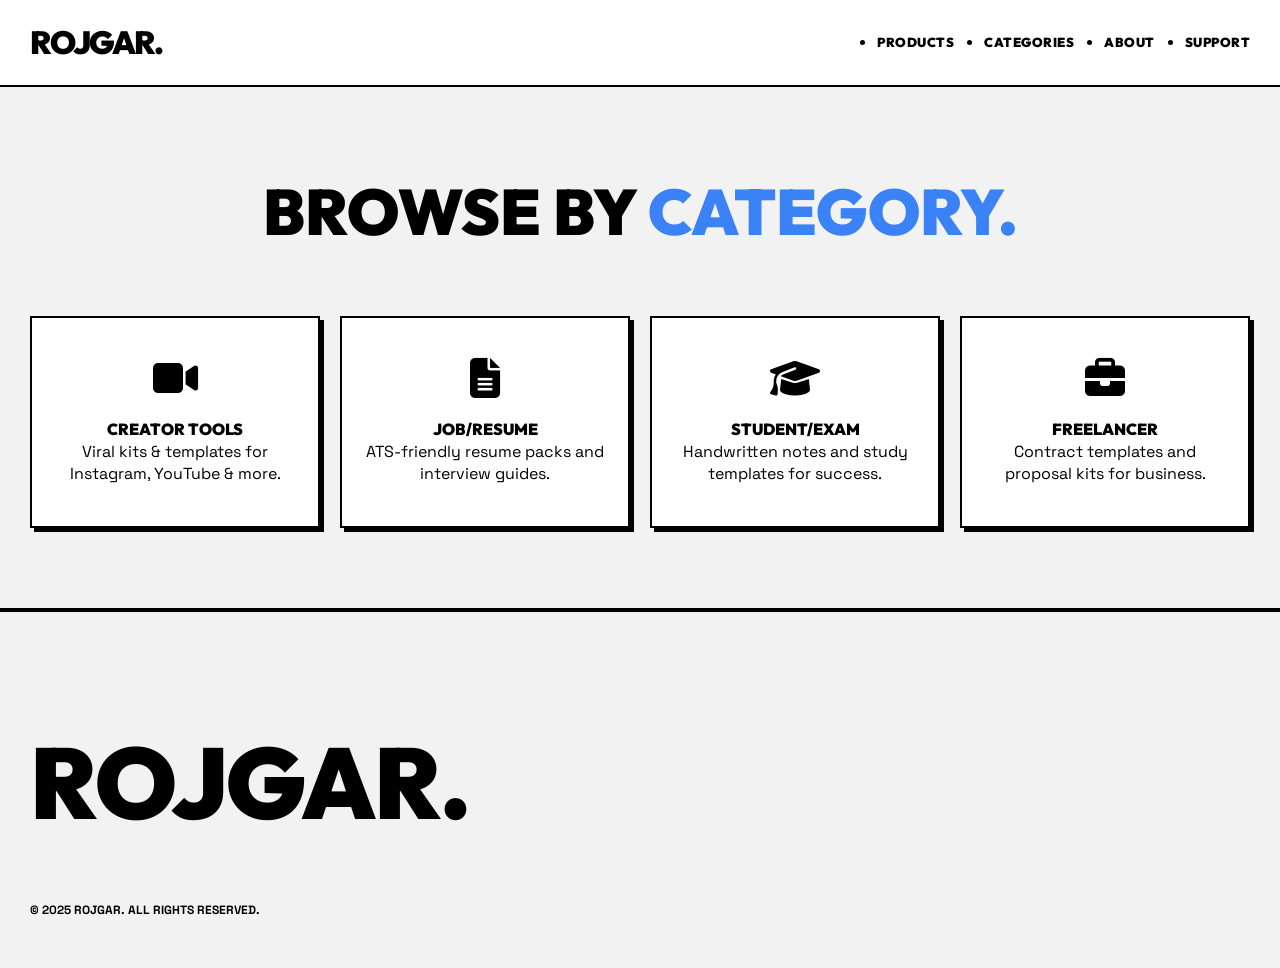
<file: pages/categories.html>
<!DOCTYPE html>
<html lang="hi">
<head>
    <meta charset="UTF-8">
    <meta name="viewport" content="width=device-width, initial-scale=1.0">
    <title>Categories - ROJGAR</title>
    <link rel="stylesheet" href="../css/style.css">
    <link rel="stylesheet" href="https://cdnjs.cloudflare.com/ajax/libs/font-awesome/6.4.0/css/all.min.css">
</head>
<body>
    
    <nav class="navbar">
        <div class="container">
            <div class="logo">
                <a href="../index.html" style="text-decoration: none;"><h2>ROJGAR.</h2></a>
            </div>
            <ul class="nav-menu" id="navMenu">
                <li><a href="../index.html#products">Products</a></li>
                <li><a href="categories.html">Categories</a></li>
                <li><a href="../index.html#about">About</a></li>
                <li><a href="contact.html">Support</a></li>
            </ul>
        </div>
    </nav>

    <section class="section" style="background: var(--gray); border-bottom: 2px solid var(--border-color); padding: 80px 0;">
        <div class="container">
            <h1 style="font-size: 64px; text-align: center; margin-bottom: 40px;">Browse by <span style="color: var(--secondary-color);">Category.</span></h1>
            
            <div class="categories-grid" style="grid-template-columns: repeat(auto-fit, minmax(280px, 1fr));">
                <div class="category-card reveal-init" onclick="window.location.href='../index.html#products'">
                    <i class="fas fa-video category-icon"></i>
                    <h4>Creator Tools</h4>
                    <p>Viral kits & templates for Instagram, YouTube & more.</p>
                </div>
                <div class="category-card reveal-init" onclick="window.location.href='../index.html#products'">
                    <i class="fas fa-file-alt category-icon"></i>
                    <h4>Job/Resume</h4>
                    <p>ATS-friendly resume packs and interview guides.</p>
                </div>
                <div class="category-card reveal-init" onclick="window.location.href='../index.html#products'">
                    <i class="fas fa-graduation-cap category-icon"></i>
                    <h4>Student/Exam</h4>
                    <p>Handwritten notes and study templates for success.</p>
                </div>
                <div class="category-card reveal-init" onclick="window.location.href='../index.html#products'">
                    <i class="fas fa-briefcase category-icon"></i>
                    <h4>Freelancer</h4>
                    <p>Contract templates and proposal kits for business.</p>
                </div>
            </div>
        </div>
    </section>

    <footer class="footer">
        <div class="container">
            <h2 style="font-size: clamp(40px, 10vw, 100px); letter-spacing: -2px;">ROJGAR.</h2>
            <p style="font-weight: 700; font-size: 12px; margin-top: 30px;">&copy; 2025 ROJGAR. ALL RIGHTS RESERVED.</p>
        </div>
    </footer>

    <script src="../js/script.js"></script>
</body>
</html>
</file>
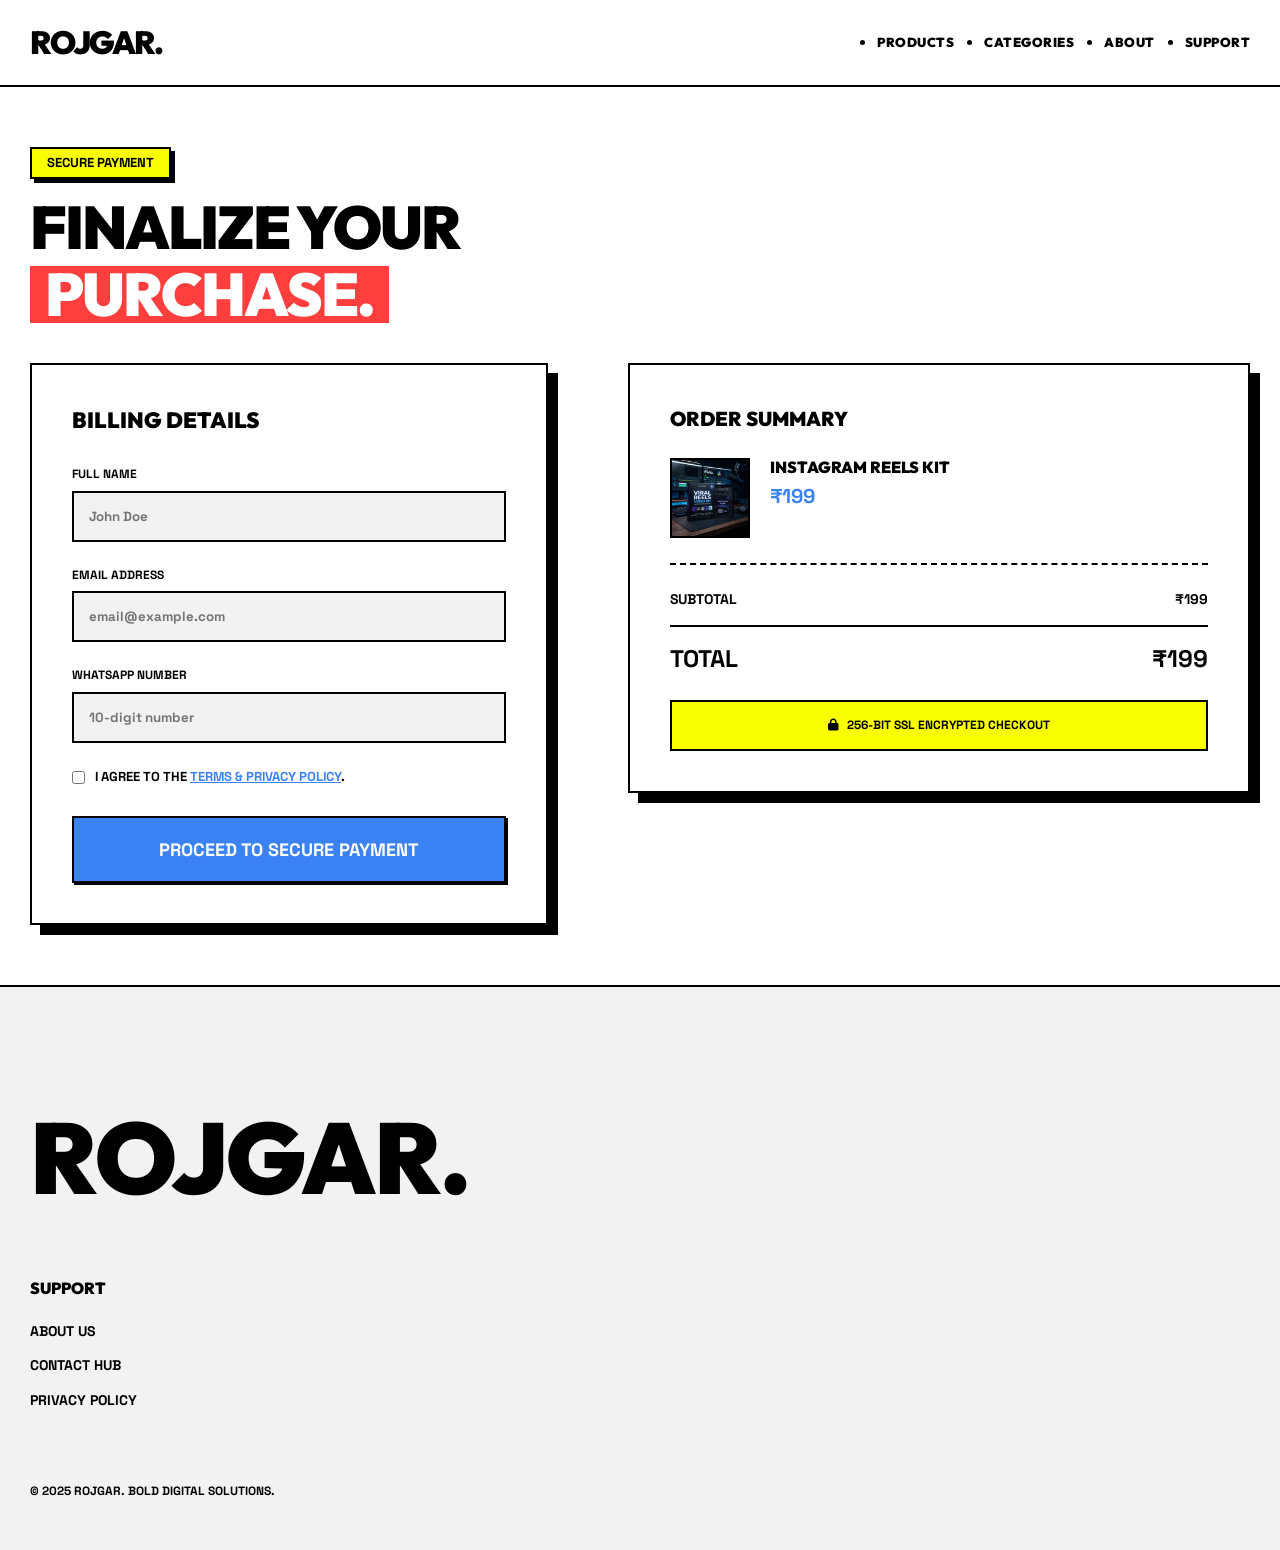
<file: pages/checkout.html>
<!DOCTYPE html>
<html lang="en">
<head>
    <meta charset="UTF-8">
    <meta name="viewport" content="width=device-width, initial-scale=1.0">
    <title>Secure Checkout - ROJGAR</title>
    <link rel="stylesheet" href="../css/style.css">
    <link rel="stylesheet" href="https://cdnjs.cloudflare.com/ajax/libs/font-awesome/6.4.0/css/all.min.css">
</head>
<body>
    
    <nav class="navbar">
        <div class="container">
            <div class="logo">
                <a href="../index.html" style="text-decoration: none;"><h2>ROJGAR.</h2></a>
            </div>
            <ul class="nav-menu" id="navMenu">
                <li><a href="../index.html#products">Products</a></li>
                <li><a href="categories.html">Categories</a></li>
                <li><a href="../index.html#about">About</a></li>
                <li><a href="contact.html">Support</a></li>
            </ul>
            <button class="menu-toggle" id="menuToggle" style="display: none; background: none; border: none; font-size: 24px; cursor: pointer;">
                <i class="fas fa-bars"></i>
            </button>
        </div>
    </nav>

    <section class="section" style="padding: 60px 0;">
        <div class="container">
            <div style="background: var(--highlight-color); border: 2px solid var(--border-color); padding: 5px 15px; display: inline-block; font-weight: 900; font-size: 13px; margin-bottom: 20px; box-shadow: 4px 4px 0px 0px #000; text-transform: uppercase;">Secure Payment</div>
            <h1 style="margin-bottom: 40px; font-size: clamp(32px, 8vw, 60px); line-height: 0.95; letter-spacing: -2px;">
                FINALIZE YOUR <br>
                <span style="background: var(--accent-color); color: white; padding: 0 15px; display: inline-block; margin-top: 10px;">PURCHASE.</span>
            </h1>

            <div class="about-grid">
                
                <!-- Checkout Form -->
                <div style="background: var(--white); padding: 40px; border: 2px solid var(--border-color); box-shadow: 10px 10px 0px 0px #000;">
                    <h3 style="margin-bottom: 30px; text-transform: uppercase; font-size: 22px;">Billing Details</h3>
                    
                    <form id="checkoutForm">
                        <div style="margin-bottom: 25px;">
                            <label style="display: block; margin-bottom: 8px; font-weight: 900; text-transform: uppercase; font-size: 12px;">Full Name</label>
                            <input type="text" id="name" required placeholder="John Doe" style="width: 100%; padding: 15px; border: 2px solid var(--border-color); font-family: 'Space Grotesk', sans-serif; font-weight: 700; outline: none; background: var(--gray);">
                        </div>

                        <div style="margin-bottom: 25px;">
                            <label style="display: block; margin-bottom: 8px; font-weight: 900; text-transform: uppercase; font-size: 12px;">Email Address</label>
                            <input type="email" id="email" required placeholder="email@example.com" style="width: 100%; padding: 15px; border: 2px solid var(--border-color); font-family: 'Space Grotesk', sans-serif; font-weight: 700; outline: none; background: var(--gray);">
                        </div>

                        <div style="margin-bottom: 25px;">
                            <label style="display: block; margin-bottom: 8px; font-weight: 900; text-transform: uppercase; font-size: 12px;">WhatsApp Number</label>
                            <input type="tel" id="phone" required placeholder="10-digit number" style="width: 100%; padding: 15px; border: 2px solid var(--border-color); font-family: 'Space Grotesk', sans-serif; font-weight: 700; outline: none; background: var(--gray);">
                        </div>

                        <div style="margin-bottom: 30px;">
                            <label style="display: flex; align-items: flex-start; gap: 10px; font-size: 13px; font-weight: 700; cursor: pointer;">
                                <input type="checkbox" required style="margin-top: 3px;">
                                <span>I AGREE TO THE <a href="privacy.html" style="color: var(--secondary-color);">TERMS & PRIVACY POLICY</a>.</span>
                            </label>
                        </div>

                        <button type="submit" class="btn btn-primary btn-block" style="padding: 20px; font-size: 18px;">PROCEED TO SECURE PAYMENT</button>
                    </form>
                </div>

                <!-- Order Summary -->
                <div style="background: var(--white); padding: 40px; border: 2px solid var(--border-color); box-shadow: 10px 10px 0px 0px #000; align-self: start;">
                    <h3 style="margin-bottom: 25px; text-transform: uppercase; font-size: 20px;">Order Summary</h3>
                    
                    <div style="display: flex; gap: 20px; margin-bottom: 25px; padding-bottom: 25px; border-bottom: 2px dashed var(--border-color);">
                        <div id="prodImg" style="width: 80px; height: 80px; background: var(--gray); border: 2px solid var(--border-color); flex-shrink: 0; overflow: hidden;">
                            <img src="" alt="" style="width: 100%; height: 100%; object-fit: cover;">
                        </div>
                        <div>
                            <h4 id="prodName" style="font-weight: 900; text-transform: uppercase; font-size: 16px; line-height: 1.2; margin-bottom: 5px;">Loading...</h4>
                            <p id="prodPrice" style="font-size: 20px; font-weight: 900; color: var(--secondary-color);">₹0</p>
                        </div>
                    </div>

                    <div style="margin-bottom: 25px;">
                        <div style="display: flex; justify-content: space-between; margin-bottom: 10px; font-weight: 700; font-size: 14px;">
                            <span>SUBTOTAL</span>
                            <span id="subtotal">₹0</span>
                        </div>
                        <div style="display: flex; justify-content: space-between; margin-top: 15px; font-weight: 900; font-size: 24px; border-top: 2px solid var(--border-color); padding-top: 15px;">
                            <span>TOTAL</span>
                            <span id="total">₹0</span>
                        </div>
                    </div>

                    <div style="background: var(--highlight-color); padding: 15px; border: 2px solid var(--border-color); font-size: 12px; font-weight: 900; text-transform: uppercase; text-align: center;">
                        <i class="fas fa-lock" style="margin-right: 5px;"></i> 256-Bit SSL Encrypted Checkout
                    </div>
                </div>

            </div>
        </div>
    </section>

    <footer class="footer">
        <div class="container">
            <h2 style="font-size: clamp(40px, 10vw, 100px); letter-spacing: -2px;">ROJGAR.</h2>
            <div class="footer-grid">
                <div>
                    <h4 style="margin-bottom: 20px;">Support</h4>
                    <ul class="footer-links">
                        <li><a href="../index.html#about">About Us</a></li>
                        <li><a href="contact.html">Contact Hub</a></li>
                        <li><a href="privacy.html">Privacy Policy</a></li>
                    </ul>
                </div>
            </div>
            <p style="font-weight: 700; font-size: 12px;">&copy; 2025 ROJGAR. BOLD DIGITAL SOLUTIONS.</p>
        </div>
    </footer>

    <script src="../js/script.js"></script>
    <script>
        const urlParams = new URLSearchParams(window.location.search);
        const productId = urlParams.get('id');
        
        const products = {
            'reels-kit': { name: 'Instagram Reels Kit', price: 199, img: '../images/products/reels-kit.png' },
            'canva-templates': { name: 'Canva Bundle', price: 349, img: '../images/products/canva-templates.png' },
            'resume-pack': { name: 'ATS Resume Pack', price: 149, img: '../images/products/ebook.png' },
            'notion-planner': { name: 'Notion Second Brain', price: 399, img: '../images/products/ebook.png' },
            'complete-bundle': { name: 'The Everything Bundle', price: 999, img: '../images/products/reels-kit.png' }
        };

        const currentProduct = products[productId] || products['reels-kit'];
        
        document.getElementById('prodName').textContent = currentProduct.name;
        document.getElementById('prodPrice').textContent = '₹' + currentProduct.price;
        document.getElementById('subtotal').textContent = '₹' + currentProduct.price;
        document.getElementById('total').textContent = '₹' + currentProduct.price;
        document.getElementById('prodImg').querySelector('img').src = currentProduct.img;

        document.getElementById('checkoutForm').addEventListener('submit', (e) => {
            e.preventDefault();
            alert('Proceeding to Secure Payment for ' + currentProduct.name + ' (₹' + currentProduct.price + ')');
            // Add Razorpay integration here
        });
    </script>
</body>
</html>
</file>
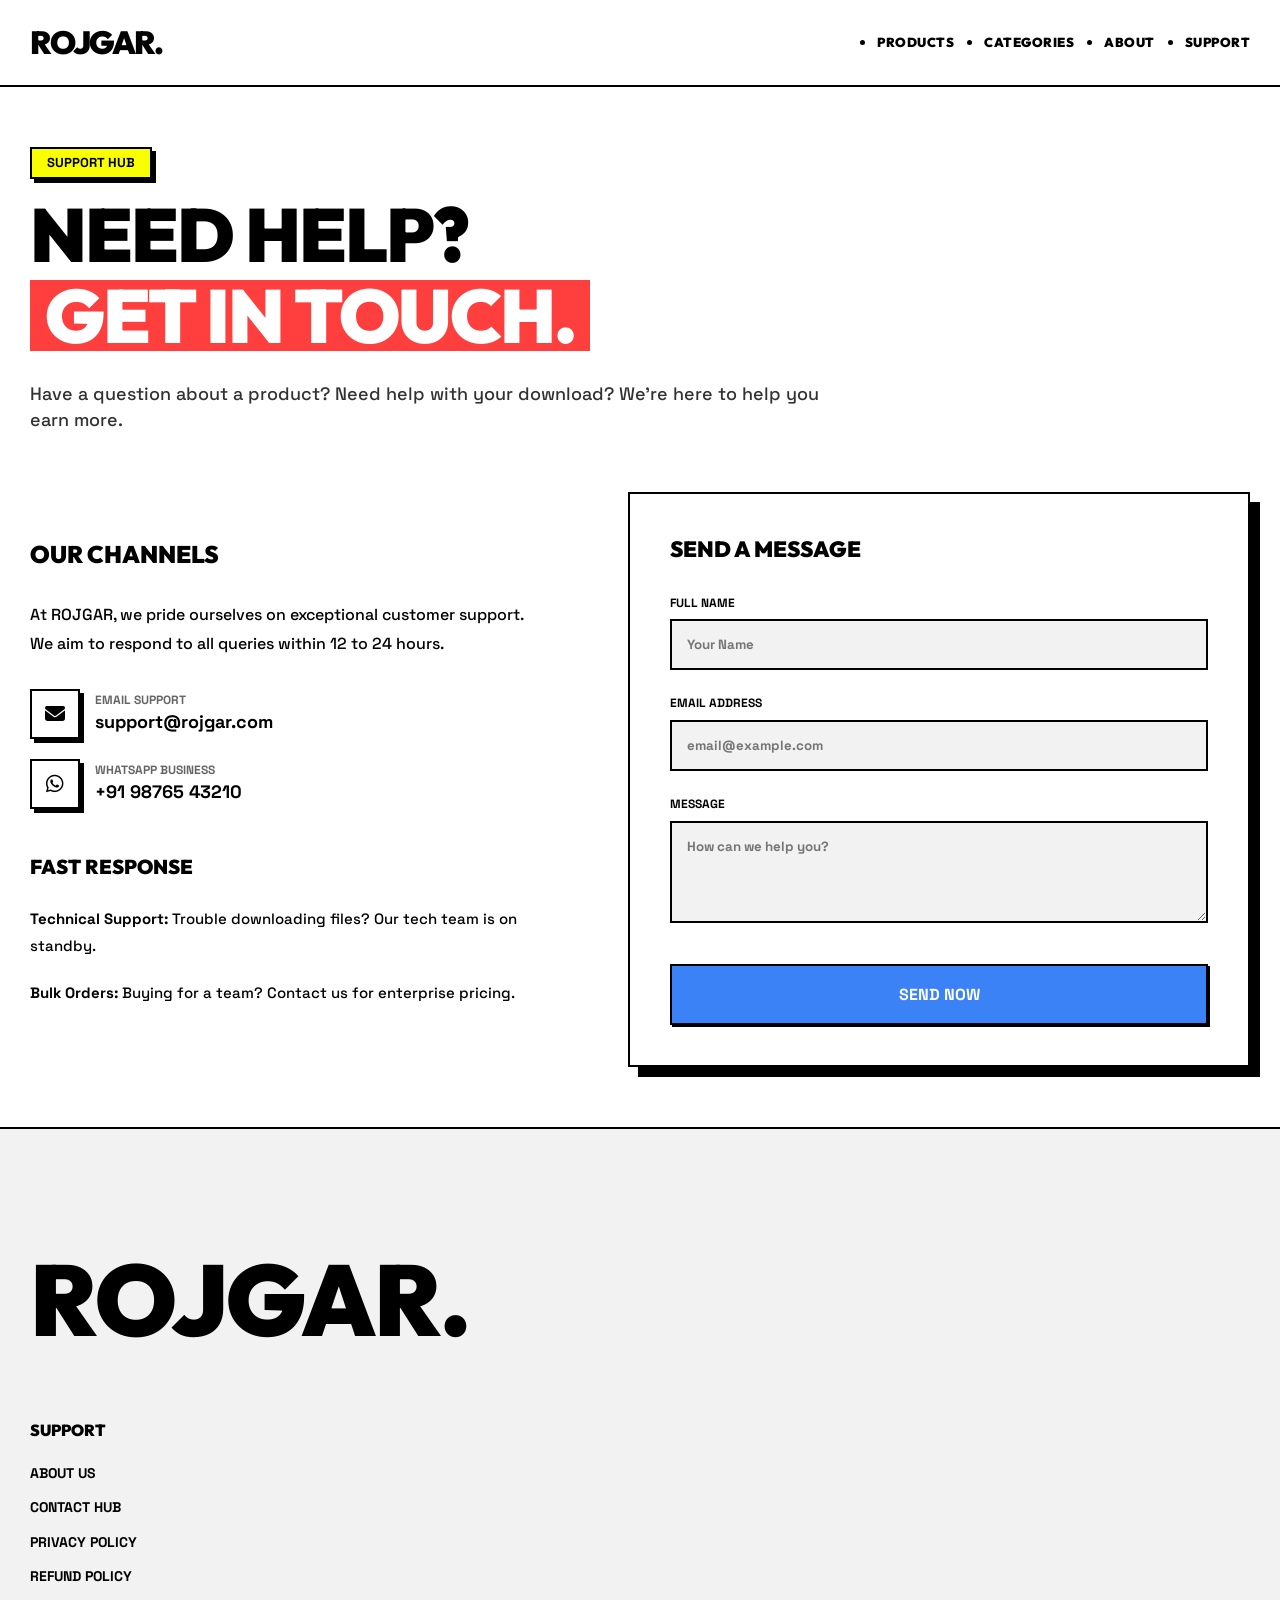
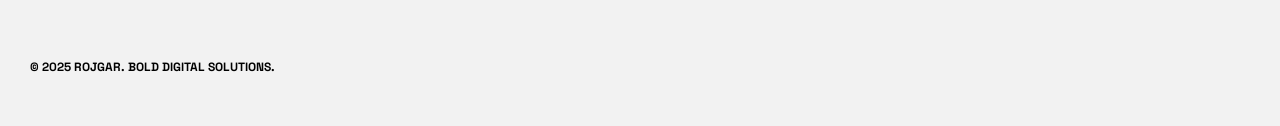
<file: pages/contact.html>
<!DOCTYPE html>
<html lang="en">
<head>
    <meta charset="UTF-8">
    <meta name="viewport" content="width=device-width, initial-scale=1.0">
    <title>Contact Us - ROJGAR</title>
    <link rel="stylesheet" href="../css/style.css">
    <link rel="stylesheet" href="https://cdnjs.cloudflare.com/ajax/libs/font-awesome/6.4.0/css/all.min.css">
</head>
<body>
    
    <nav class="navbar">
        <div class="container">
            <div class="logo">
                <a href="../index.html" style="text-decoration: none;"><h2>ROJGAR.</h2></a>
            </div>
            <ul class="nav-menu" id="navMenu">
                <li><a href="../index.html#products">Products</a></li>
                <li><a href="categories.html">Categories</a></li>
                <li><a href="../index.html#about">About</a></li>
                <li><a href="contact.html">Support</a></li>
            </ul>
            <button class="menu-toggle" id="menuToggle" style="display: none; background: none; border: none; font-size: 24px; cursor: pointer;">
                <i class="fas fa-bars"></i>
            </button>
        </div>
    </nav>

    <section class="section" style="padding: 60px 0;">
        <div class="container">
            <div style="background: var(--highlight-color); border: 2px solid var(--border-color); padding: 5px 15px; display: inline-block; font-weight: 900; font-size: 13px; margin-bottom: 20px; box-shadow: 4px 4px 0px 0px #000; text-transform: uppercase;">Support Hub</div>
            <h1 style="margin-bottom: 30px; font-size: clamp(40px, 8vw, 75px); line-height: 0.95; letter-spacing: -2px;">
                NEED HELP? <br>
                <span style="background: var(--accent-color); color: white; padding: 0 15px; display: inline-block; margin-top: 10px;">GET IN TOUCH.</span>
            </h1>
            <p style="font-size: 18px; font-weight: 500; color: var(--dark); margin-bottom: 60px; max-width: 800px; opacity: 0.8;">Have a question about a product? Need help with your download? We're here to help you earn more.</p>
            
            <div class="about-grid">
                
                <!-- Contact Info -->
                <div class="reveal-init" style="font-weight: 500; line-height: 1.8;">
                    <h3 style="margin-bottom: 25px; text-transform: uppercase; font-size: 24px;">Our Channels</h3>
                    <p style="margin-bottom: 30px;">At ROJGAR, we pride ourselves on exceptional customer support. We aim to respond to all queries within 12 to 24 hours.</p>

                    <div style="margin-bottom: 40px;">
                        <div style="display: flex; align-items: center; gap: 15px; margin-bottom: 20px;">
                            <div style="width: 50px; height: 50px; background: var(--white); border: 2px solid var(--border-color); box-shadow: 4px 4px 0px 0px #000; display: flex; align-items: center; justify-content: center; font-size: 20px;">
                                <i class="fas fa-envelope"></i>
                            </div>
                            <div>
                                <p style="font-size: 12px; opacity: 0.6; text-transform: uppercase; font-weight: 700; margin-bottom: -5px;">Email Support</p>
                                <p style="font-size: 18px; font-weight: 900;">support@rojgar.com</p>
                            </div>
                        </div>

                        <div style="display: flex; align-items: center; gap: 15px; margin-bottom: 20px;">
                            <div style="width: 50px; height: 50px; background: var(--white); border: 2px solid var(--border-color); box-shadow: 4px 4px 0px 0px #000; display: flex; align-items: center; justify-content: center; font-size: 20px;">
                                <i class="fab fa-whatsapp"></i>
                            </div>
                            <div>
                                <p style="font-size: 12px; opacity: 0.6; text-transform: uppercase; font-weight: 700; margin-bottom: -5px;">WhatsApp Business</p>
                                <p style="font-size: 18px; font-weight: 900;">+91 98765 43210</p>
                            </div>
                        </div>
                    </div>

                    <h3 style="margin-bottom: 20px; text-transform: uppercase; font-size: 20px;">Fast Response</h3>
                    <p style="margin-bottom: 20px; font-size: 15px;"><strong>Technical Support:</strong> Trouble downloading files? Our tech team is on standby.</p>
                    <p style="margin-bottom: 20px; font-size: 15px;"><strong>Bulk Orders:</strong> Buying for a team? Contact us for enterprise pricing.</p>
                </div>

                <!-- Contact Form -->
                <div class="reveal-init" style="background: var(--white); padding: 40px; border: 2px solid var(--border-color); box-shadow: 10px 10px 0px 0px #000;">
                    <h3 style="margin-bottom: 30px; text-transform: uppercase; font-size: 22px;">Send a Message</h3>
                    <form>
                        <div style="margin-bottom: 25px;">
                            <label style="display: block; margin-bottom: 8px; font-weight: 900; text-transform: uppercase; font-size: 12px;">Full Name</label>
                            <input type="text" placeholder="Your Name" style="width: 100%; padding: 15px; border: 2px solid var(--border-color); font-family: 'Space Grotesk', sans-serif; font-weight: 700; outline: none; background: var(--gray);">
                        </div>
                        <div style="margin-bottom: 25px;">
                            <label style="display: block; margin-bottom: 8px; font-weight: 900; text-transform: uppercase; font-size: 12px;">Email Address</label>
                            <input type="email" placeholder="email@example.com" style="width: 100%; padding: 15px; border: 2px solid var(--border-color); font-family: 'Space Grotesk', sans-serif; font-weight: 700; outline: none; background: var(--gray);">
                        </div>
                        <div style="margin-bottom: 35px;">
                            <label style="display: block; margin-bottom: 8px; font-weight: 900; text-transform: uppercase; font-size: 12px;">Message</label>
                            <textarea rows="4" placeholder="How can we help you?" style="width: 100%; padding: 15px; border: 2px solid var(--border-color); font-family: 'Space Grotesk', sans-serif; font-weight: 700; outline: none; background: var(--gray);"></textarea>
                        </div>
                        <button type="submit" class="btn btn-primary btn-block" style="padding: 18px;">Send Now</button>
                    </form>
                </div>

            </div>
        </div>
    </section>

    <footer class="footer">
        <div class="container">
            <h2 style="font-size: clamp(40px, 10vw, 100px); letter-spacing: -2px;">ROJGAR.</h2>
            <div class="footer-grid">
                <div>
                    <h4 style="margin-bottom: 20px;">Support</h4>
                    <ul class="footer-links">
                        <li><a href="../index.html#about">About Us</a></li>
                        <li><a href="contact.html">Contact Hub</a></li>
                        <li><a href="privacy.html">Privacy Policy</a></li>
                        <li><a href="refund.html">Refund Policy</a></li>
                    </ul>
                </div>
            </div>
            <p style="font-weight: 700; font-size: 12px;">&copy; 2025 ROJGAR. BOLD DIGITAL SOLUTIONS.</p>
        </div>
    </footer>

    <script src="../js/script.js"></script>
</body>
</html>
</file>
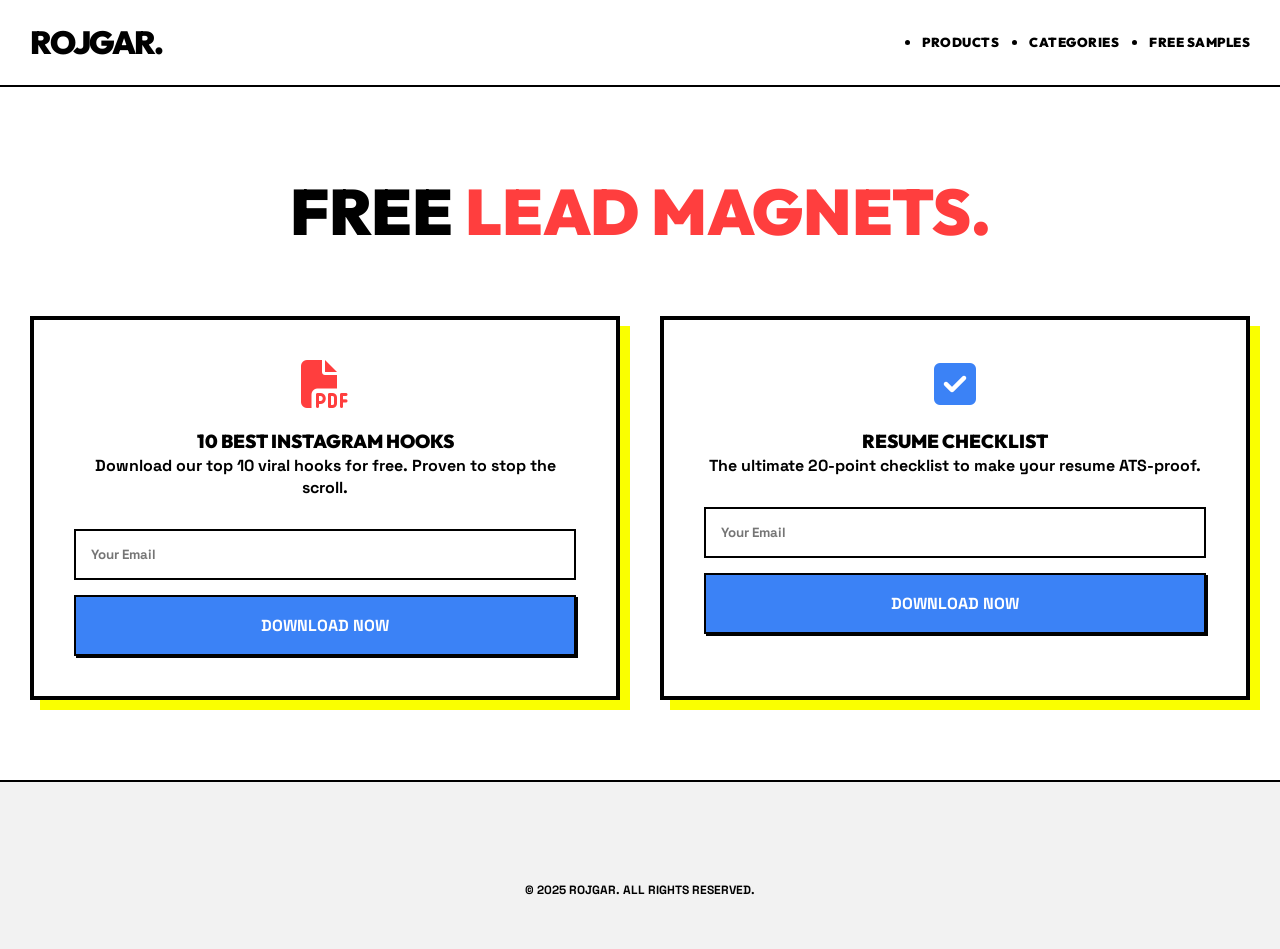
<file: pages/free-resources.html>
<!DOCTYPE html>
<html lang="hi">
<head>
    <meta charset="UTF-8">
    <meta name="viewport" content="width=device-width, initial-scale=1.0">
    <title>Free Resources - ROJGAR</title>
    <link rel="stylesheet" href="../css/style.css">
    <link rel="stylesheet" href="https://cdnjs.cloudflare.com/ajax/libs/font-awesome/6.4.0/css/all.min.css">
</head>
<body>
    
    <nav class="navbar">
        <div class="container">
            <div class="logo">
                <a href="../index.html" style="text-decoration: none;"><h2>ROJGAR.</h2></a>
            </div>
            <ul class="nav-menu">
                <li><a href="../index.html#products">Products</a></li>
                <li><a href="categories.html">Categories</a></li>
                <li><a href="free-resources.html">Free Samples</a></li>
            </ul>
        </div>
    </nav>

    <section class="section" style="padding: 80px 0;">
        <div class="container">
            <h1 style="font-size: 64px; text-align: center; margin-bottom: 60px;">Free <span style="color: var(--accent-color);">Lead Magnets.</span></h1>
            
            <div style="display: grid; grid-template-columns: repeat(auto-fit, minmax(300px, 1fr)); gap: 40px;">
                <!-- Resource 1 -->
                <div style="border: 4px solid #000; box-shadow: 10px 10px 0px 0px var(--highlight-color); padding: 40px; text-align: center; background: var(--white);">
                    <i class="fas fa-file-pdf" style="font-size: 48px; color: var(--accent-color); margin-bottom: 20px;"></i>
                    <h3>10 Best Instagram Hooks</h3>
                    <p style="font-weight: 700; margin-bottom: 30px;">Download our top 10 viral hooks for free. Proven to stop the scroll.</p>
                    <form>
                        <input type="email" placeholder="Your Email" style="width: 100%; padding: 15px; border: 2px solid #000; font-family: inherit; font-weight: 900; margin-bottom: 15px; outline: none;" required>
                        <button type="submit" class="btn btn-primary btn-block">Download Now</button>
                    </form>
                </div>

                <!-- Resource 2 -->
                <div style="border: 4px solid #000; box-shadow: 10px 10px 0px 0px var(--highlight-color); padding: 40px; text-align: center; background: var(--white);">
                    <i class="fas fa-check-square" style="font-size: 48px; color: var(--secondary-color); margin-bottom: 20px;"></i>
                    <h3>Resume Checklist</h3>
                    <p style="font-weight: 700; margin-bottom: 30px;">The ultimate 20-point checklist to make your resume ATS-proof.</p>
                    <form>
                        <input type="email" placeholder="Your Email" style="width: 100%; padding: 15px; border: 2px solid #000; font-family: inherit; font-weight: 900; margin-bottom: 15px; outline: none;" required>
                        <button type="submit" class="btn btn-primary btn-block">Download Now</button>
                    </form>
                </div>
            </div>
        </div>
    </section>

    <footer class="footer">
        <div class="container">
            <p style="font-weight: 700; font-size: 12px; text-align: center;">&copy; 2025 ROJGAR. ALL RIGHTS RESERVED.</p>
        </div>
    </footer>

    <script src="../js/script.js"></script>
</body>
</html>
</file>
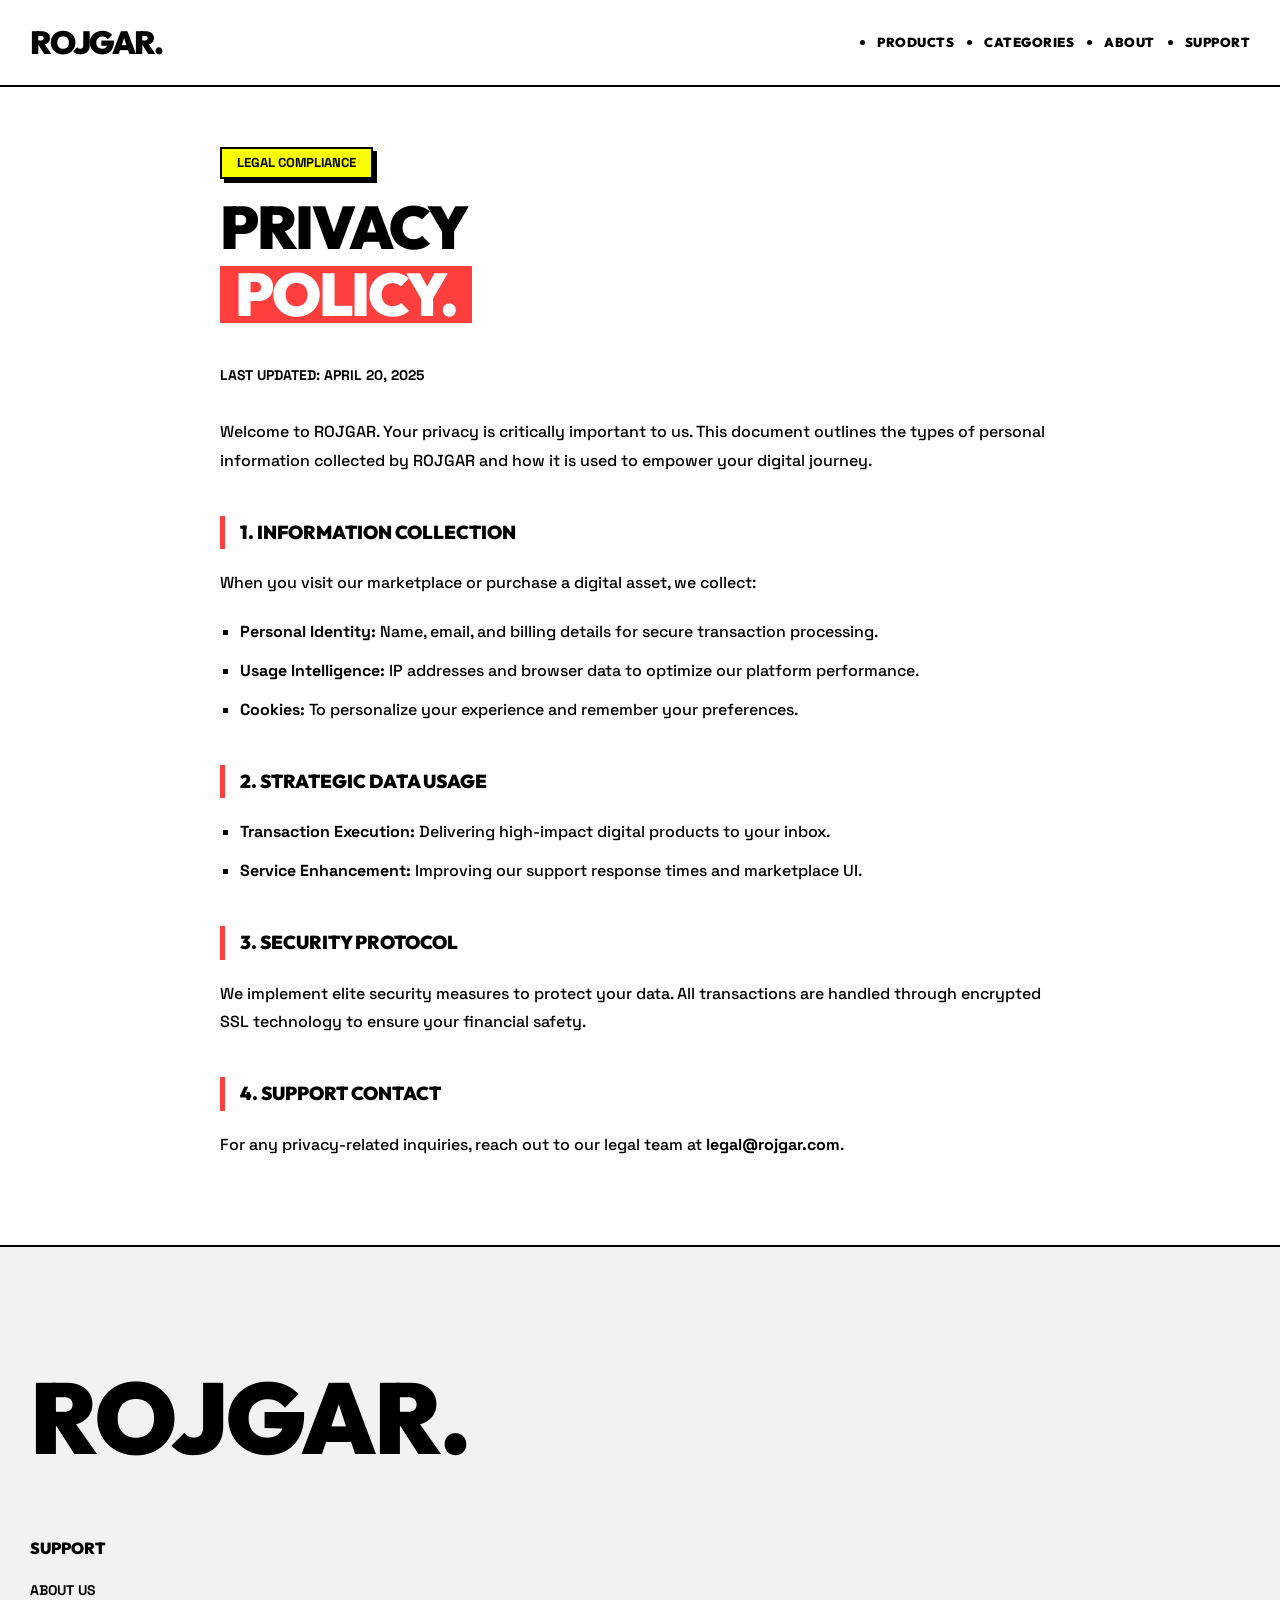
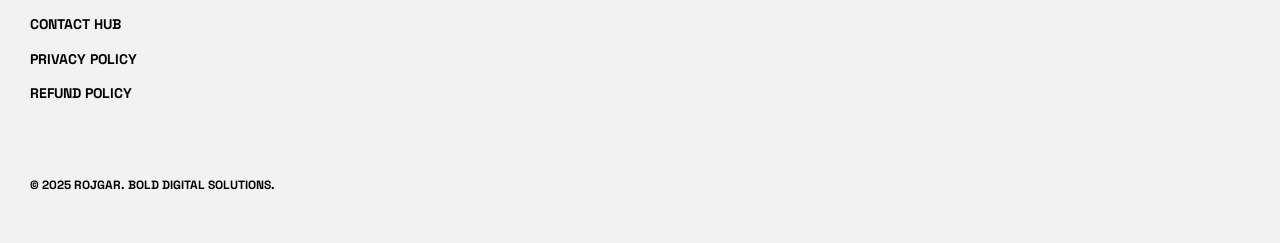
<file: pages/privacy.html>
<!DOCTYPE html>
<html lang="en">
<head>
    <meta charset="UTF-8">
    <meta name="viewport" content="width=device-width, initial-scale=1.0">
    <title>Privacy Policy - ROJGAR</title>
    <link rel="stylesheet" href="../css/style.css">
    <link rel="stylesheet" href="https://cdnjs.cloudflare.com/ajax/libs/font-awesome/6.4.0/css/all.min.css">
</head>
<body>
    
    <nav class="navbar">
        <div class="container">
            <div class="logo">
                <a href="../index.html" style="text-decoration: none;"><h2>ROJGAR.</h2></a>
            </div>
            <ul class="nav-menu" id="navMenu">
                <li><a href="../index.html#products">Products</a></li>
                <li><a href="categories.html">Categories</a></li>
                <li><a href="../index.html#about">About</a></li>
                <li><a href="contact.html">Support</a></li>
            </ul>
            <button class="menu-toggle" id="menuToggle" style="display: none; background: none; border: none; font-size: 24px; cursor: pointer;">
                <i class="fas fa-bars"></i>
            </button>
        </div>
    </nav>

    <section class="section" style="padding: 60px 0;">
        <div class="container" style="max-width: 900px;">
            <div style="background: var(--highlight-color); border: 2px solid var(--border-color); padding: 5px 15px; display: inline-block; font-weight: 900; font-size: 13px; margin-bottom: 20px; box-shadow: 4px 4px 0px 0px #000; text-transform: uppercase;">Legal Compliance</div>
            <h1 style="margin-bottom: 40px; font-size: clamp(32px, 8vw, 60px); line-height: 0.95; letter-spacing: -2px;">
                PRIVACY <br>
                <span style="background: var(--accent-color); color: white; padding: 0 15px; display: inline-block; margin-top: 10px;">POLICY.</span>
            </h1>
            
            <div style="font-weight: 500; color: var(--dark); line-height: 1.8; font-size: 16px;">
                <p style="margin-bottom: 30px; font-weight: 900; text-transform: uppercase; font-size: 14px;">Last Updated: April 20, 2025</p>

                <p style="margin-bottom: 25px;">Welcome to ROJGAR. Your privacy is critically important to us. This document outlines the types of personal information collected by ROJGAR and how it is used to empower your digital journey.</p>

                <h3 style="margin: 40px 0 20px; text-transform: uppercase; font-weight: 900; border-left: 5px solid var(--accent-color); padding-left: 15px;">1. Information Collection</h3>
                <p style="margin-bottom: 20px;">When you visit our marketplace or purchase a digital asset, we collect:</p>
                <ul style="margin-left: 20px; margin-bottom: 25px; list-style: square;">
                    <li style="margin-bottom: 10px;"><strong>Personal Identity:</strong> Name, email, and billing details for secure transaction processing.</li>
                    <li style="margin-bottom: 10px;"><strong>Usage Intelligence:</strong> IP addresses and browser data to optimize our platform performance.</li>
                    <li style="margin-bottom: 10px;"><strong>Cookies:</strong> To personalize your experience and remember your preferences.</li>
                </ul>

                <h3 style="margin: 40px 0 20px; text-transform: uppercase; font-weight: 900; border-left: 5px solid var(--accent-color); padding-left: 15px;">2. Strategic Data Usage</h3>
                <ul style="margin-left: 20px; margin-bottom: 25px; list-style: square;">
                    <li style="margin-bottom: 10px;"><strong>Transaction Execution:</strong> Delivering high-impact digital products to your inbox.</li>
                    <li style="margin-bottom: 10px;"><strong>Service Enhancement:</strong> Improving our support response times and marketplace UI.</li>
                </ul>

                <h3 style="margin: 40px 0 20px; text-transform: uppercase; font-weight: 900; border-left: 5px solid var(--accent-color); padding-left: 15px;">3. Security Protocol</h3>
                <p style="margin-bottom: 25px;">We implement elite security measures to protect your data. All transactions are handled through encrypted SSL technology to ensure your financial safety.</p>

                <h3 style="margin: 40px 0 20px; text-transform: uppercase; font-weight: 900; border-left: 5px solid var(--accent-color); padding-left: 15px;">4. Support Contact</h3>
                <p style="margin-bottom: 25px;">For any privacy-related inquiries, reach out to our legal team at <strong>legal@rojgar.com</strong>.</p>
            </div>
        </div>
    </section>

    <footer class="footer">
        <div class="container">
            <h2 style="font-size: clamp(40px, 10vw, 100px); letter-spacing: -2px;">ROJGAR.</h2>
            <div class="footer-grid">
                <div>
                    <h4 style="margin-bottom: 20px;">Support</h4>
                    <ul class="footer-links">
                        <li><a href="../index.html#about">About Us</a></li>
                        <li><a href="contact.html">Contact Hub</a></li>
                        <li><a href="privacy.html">Privacy Policy</a></li>
                        <li><a href="refund.html">Refund Policy</a></li>
                    </ul>
                </div>
            </div>
            <p style="font-weight: 700; font-size: 12px;">&copy; 2025 ROJGAR. BOLD DIGITAL SOLUTIONS.</p>
        </div>
    </footer>

    <script src="../js/script.js"></script>
</body>
</html>
</file>
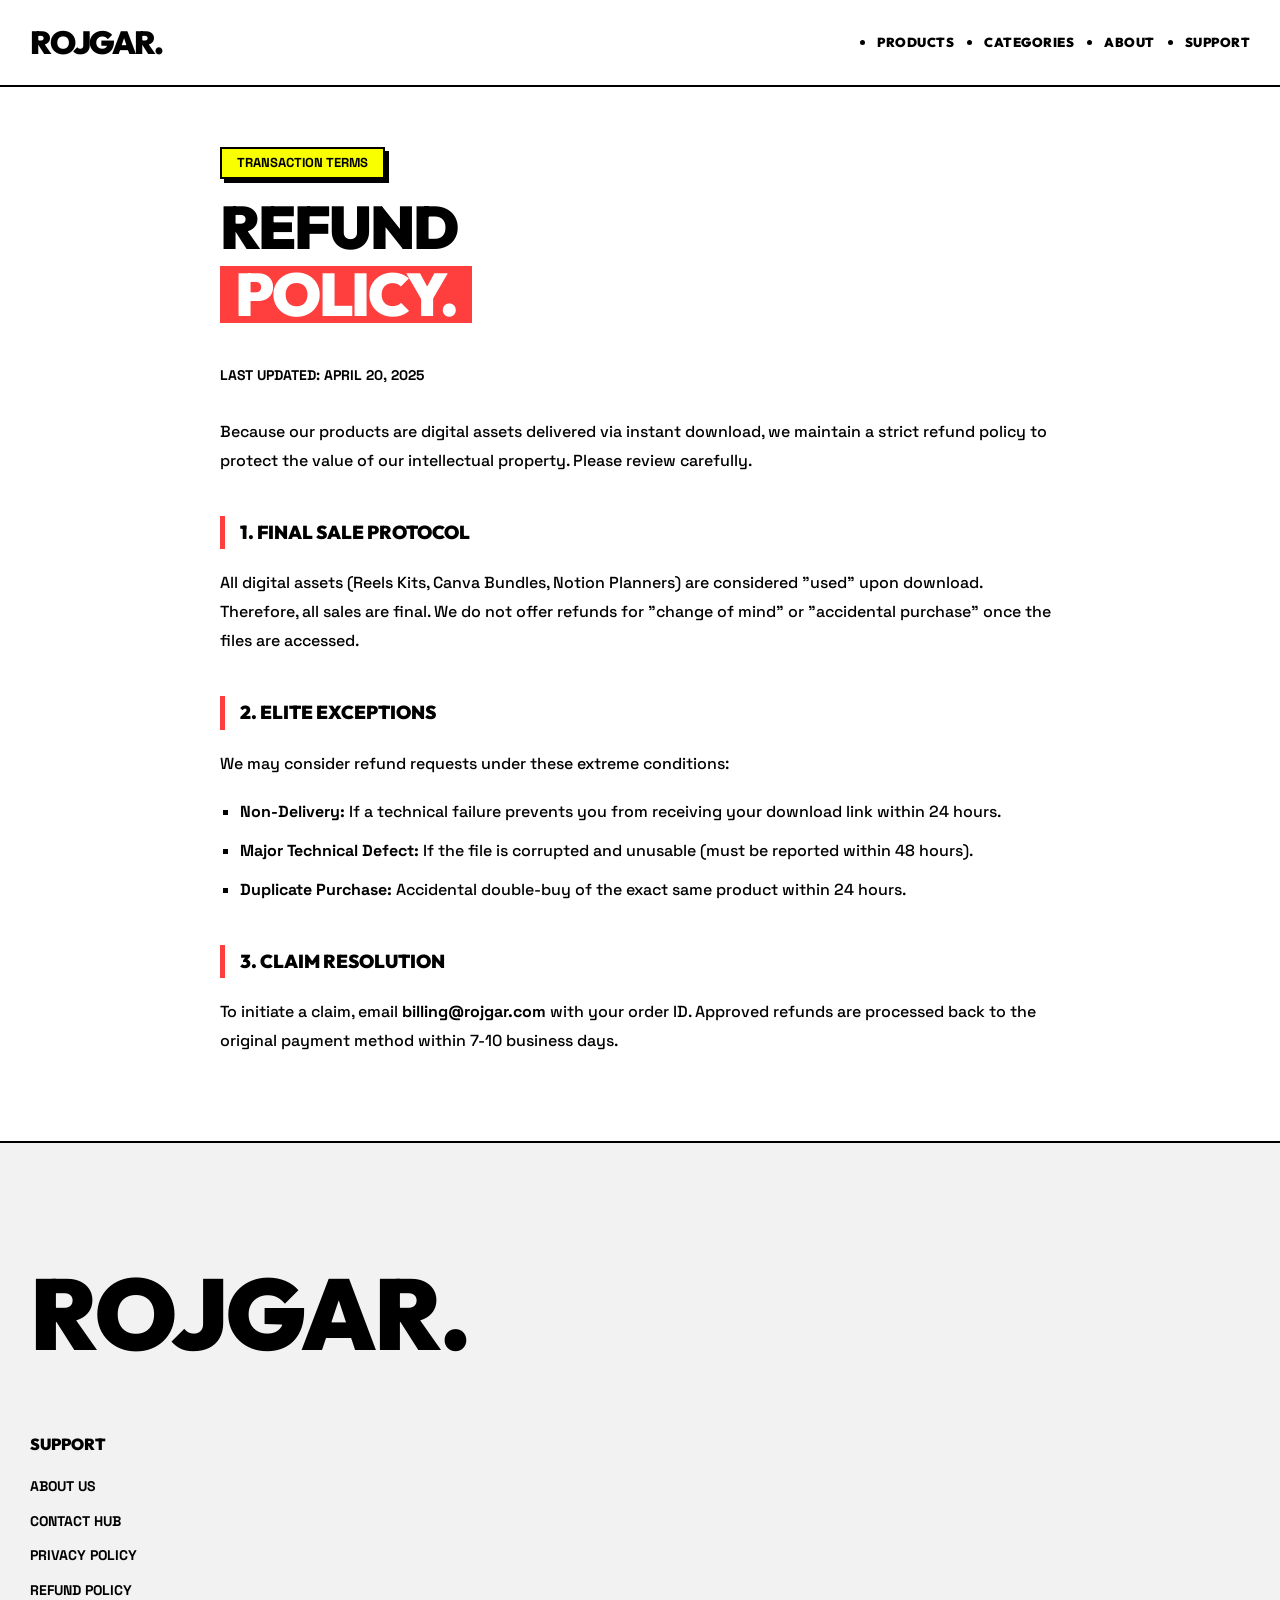
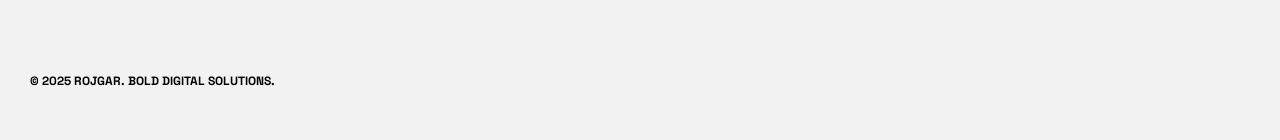
<file: pages/refund.html>
<!DOCTYPE html>
<html lang="en">
<head>
    <meta charset="UTF-8">
    <meta name="viewport" content="width=device-width, initial-scale=1.0">
    <title>Refund Policy - ROJGAR</title>
    <link rel="stylesheet" href="../css/style.css">
    <link rel="stylesheet" href="https://cdnjs.cloudflare.com/ajax/libs/font-awesome/6.4.0/css/all.min.css">
</head>
<body>
    
    <nav class="navbar">
        <div class="container">
            <div class="logo">
                <a href="../index.html" style="text-decoration: none;"><h2>ROJGAR.</h2></a>
            </div>
            <ul class="nav-menu" id="navMenu">
                <li><a href="../index.html#products">Products</a></li>
                <li><a href="categories.html">Categories</a></li>
                <li><a href="../index.html#about">About</a></li>
                <li><a href="contact.html">Support</a></li>
            </ul>
            <button class="menu-toggle" id="menuToggle" style="display: none; background: none; border: none; font-size: 24px; cursor: pointer;">
                <i class="fas fa-bars"></i>
            </button>
        </div>
    </nav>

    <section class="section" style="padding: 60px 0;">
        <div class="container" style="max-width: 900px;">
            <div style="background: var(--highlight-color); border: 2px solid var(--border-color); padding: 5px 15px; display: inline-block; font-weight: 900; font-size: 13px; margin-bottom: 20px; box-shadow: 4px 4px 0px 0px #000; text-transform: uppercase;">Transaction Terms</div>
            <h1 style="margin-bottom: 40px; font-size: clamp(32px, 8vw, 60px); line-height: 0.95; letter-spacing: -2px;">
                REFUND <br>
                <span style="background: var(--accent-color); color: white; padding: 0 15px; display: inline-block; margin-top: 10px;">POLICY.</span>
            </h1>
            
            <div style="font-weight: 500; color: var(--dark); line-height: 1.8; font-size: 16px;">
                <p style="margin-bottom: 30px; font-weight: 900; text-transform: uppercase; font-size: 14px;">Last Updated: April 20, 2025</p>

                <p style="margin-bottom: 25px;">Because our products are digital assets delivered via instant download, we maintain a strict refund policy to protect the value of our intellectual property. Please review carefully.</p>

                <h3 style="margin: 40px 0 20px; text-transform: uppercase; font-weight: 900; border-left: 5px solid var(--accent-color); padding-left: 15px;">1. Final Sale Protocol</h3>
                <p style="margin-bottom: 25px;">All digital assets (Reels Kits, Canva Bundles, Notion Planners) are considered "used" upon download. Therefore, all sales are final. We do not offer refunds for "change of mind" or "accidental purchase" once the files are accessed.</p>

                <h3 style="margin: 40px 0 20px; text-transform: uppercase; font-weight: 900; border-left: 5px solid var(--accent-color); padding-left: 15px;">2. Elite Exceptions</h3>
                <p style="margin-bottom: 20px;">We may consider refund requests under these extreme conditions:</p>
                <ul style="margin-left: 20px; margin-bottom: 25px; list-style: square;">
                    <li style="margin-bottom: 10px;"><strong>Non-Delivery:</strong> If a technical failure prevents you from receiving your download link within 24 hours.</li>
                    <li style="margin-bottom: 10px;"><strong>Major Technical Defect:</strong> If the file is corrupted and unusable (must be reported within 48 hours).</li>
                    <li style="margin-bottom: 10px;"><strong>Duplicate Purchase:</strong> Accidental double-buy of the exact same product within 24 hours.</li>
                </ul>

                <h3 style="margin: 40px 0 20px; text-transform: uppercase; font-weight: 900; border-left: 5px solid var(--accent-color); padding-left: 15px;">3. Claim Resolution</h3>
                <p style="margin-bottom: 25px;">To initiate a claim, email <strong>billing@rojgar.com</strong> with your order ID. Approved refunds are processed back to the original payment method within 7-10 business days.</p>
            </div>
        </div>
    </section>

    <footer class="footer">
        <div class="container">
            <h2 style="font-size: clamp(40px, 10vw, 100px); letter-spacing: -2px;">ROJGAR.</h2>
            <div class="footer-grid">
                <div>
                    <h4 style="margin-bottom: 20px;">Support</h4>
                    <ul class="footer-links">
                        <li><a href="../index.html#about">About Us</a></li>
                        <li><a href="contact.html">Contact Hub</a></li>
                        <li><a href="privacy.html">Privacy Policy</a></li>
                        <li><a href="refund.html">Refund Policy</a></li>
                    </ul>
                </div>
            </div>
            <p style="font-weight: 700; font-size: 12px;">&copy; 2025 ROJGAR. BOLD DIGITAL SOLUTIONS.</p>
        </div>
    </footer>

    <script src="../js/script.js"></script>
</body>
</html>
</file>
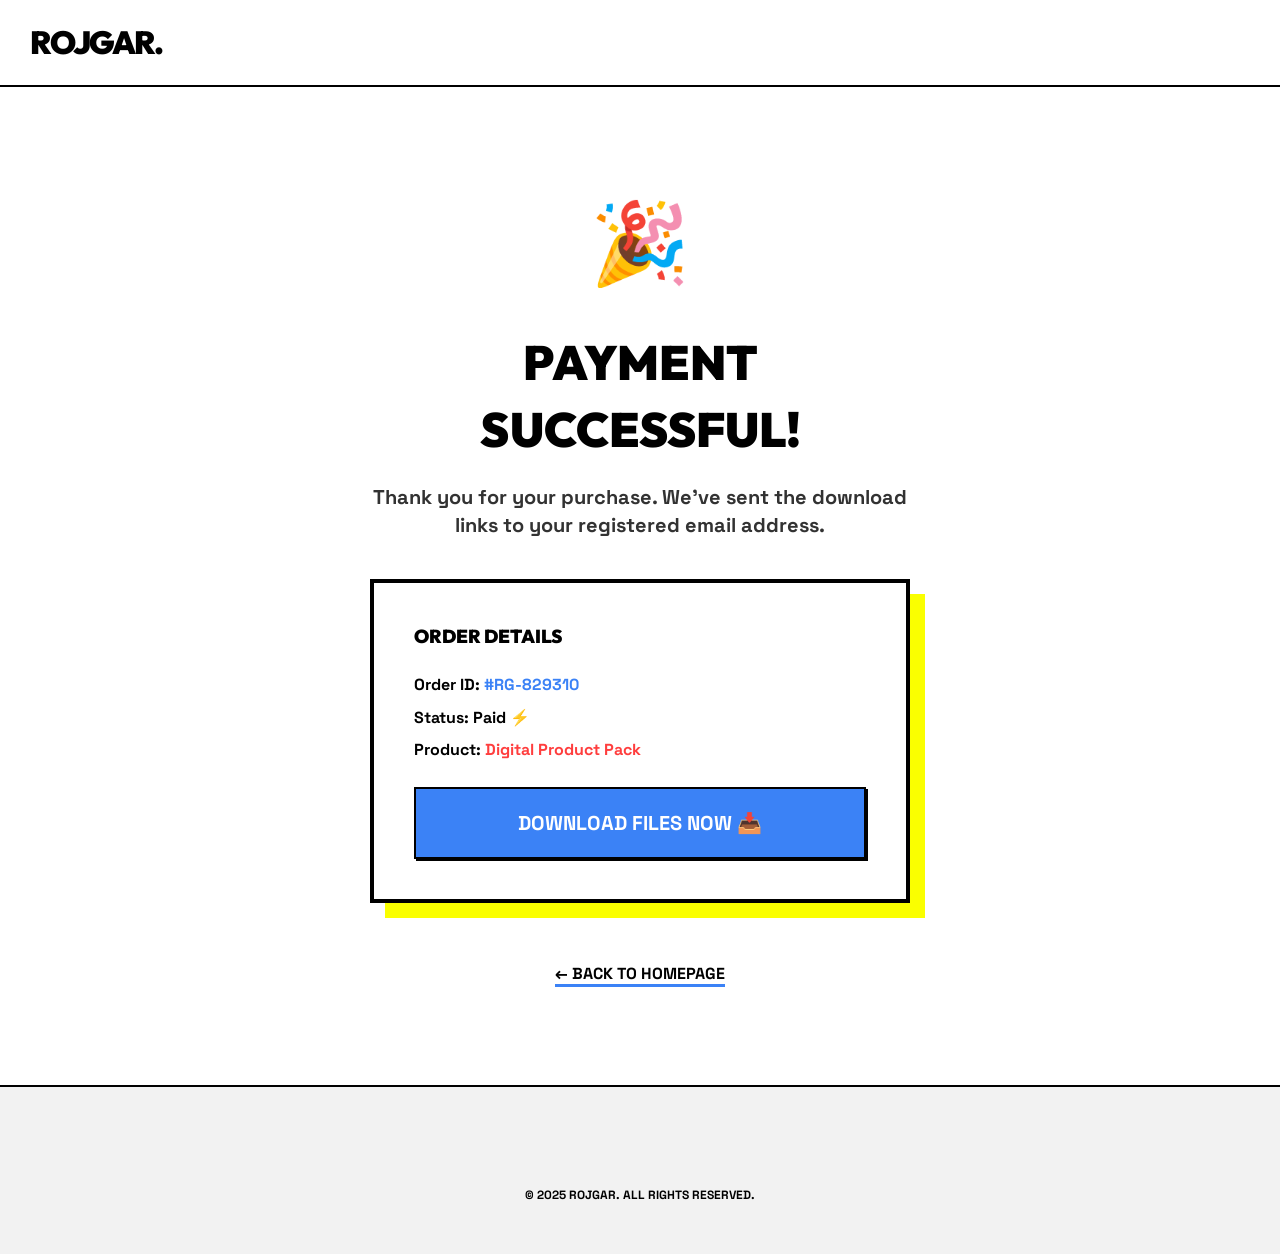
<file: pages/thank-you.html>
<!DOCTYPE html>
<html lang="hi">
<head>
    <meta charset="UTF-8">
    <meta name="viewport" content="width=device-width, initial-scale=1.0">
    <title>Thank You - ROJGAR</title>
    <link rel="stylesheet" href="../css/style.css">
    <link rel="stylesheet" href="https://cdnjs.cloudflare.com/ajax/libs/font-awesome/6.4.0/css/all.min.css">
</head>
<body>
    
    <nav class="navbar">
        <div class="container">
            <div class="logo">
                <a href="../index.html" style="text-decoration: none;"><h2>ROJGAR.</h2></a>
            </div>
        </div>
    </nav>

    <section class="section" style="padding: 100px 0;">
        <div class="container" style="text-align: center; max-width: 600px;">
            <div style="font-size: 80px; margin-bottom: 30px;">🎉</div>
            <h1 style="margin-bottom: 20px; font-size: 48px; text-transform: uppercase;">Payment Successful!</h1>
            <p style="font-size: 20px; font-weight: 700; margin-bottom: 40px; opacity: 0.8;">Thank you for your purchase. We've sent the download links to your registered email address.</p>
            
            <div style="background: white; padding: 40px; border: 4px solid #000; box-shadow: 15px 15px 0px 0px var(--highlight-color); text-align: left; margin-bottom: 60px;">
                <h3 style="margin-bottom: 25px; text-transform: uppercase;">Order Details</h3>
                <p style="font-weight: 800; margin-bottom: 10px;">Order ID: <span style="color: var(--secondary-color);">#RG-829310</span></p>
                <p style="font-weight: 800; margin-bottom: 10px;">Status: Paid ⚡</p>
                <p style="font-weight: 800; margin-bottom: 25px;">Product: <span id="purchasedProduct" style="color: var(--accent-color);">Loading...</span></p>
                
                <a href="#" class="btn btn-primary btn-block" style="padding: 20px; font-size: 20px;">Download Files Now 📥</a>
            </div>

            <a href="../index.html" style="font-weight: 900; text-transform: uppercase; text-decoration: none; border-bottom: 3px solid var(--secondary-color); color: inherit;">← Back to Homepage</a>
        </div>
    </section>

    <footer class="footer">
        <div class="container">
            <p style="font-weight: 700; font-size: 12px; text-align: center;">&copy; 2025 ROJGAR. ALL RIGHTS RESERVED.</p>
        </div>
    </footer>

    <script>
        const urlParams = new URLSearchParams(window.location.search);
        const productId = urlParams.get('product');
        const products = {
            'reels-kit': 'Instagram Reels Mastery Kit',
            'canva-templates': 'Canva Templates Bundle',
            'resume-pack': 'Resume + Cover Letter Pack',
            'notion-planner': 'Notion Second Brain',
            'complete-bundle': 'Complete Creator Bundle'
        };
        document.getElementById('purchasedProduct').textContent = products[productId] || 'Digital Product Pack';
    </script>
</body>
</html>
</file>
<file: css/style.css>
@import url('https://fonts.googleapis.com/css2?family=Outfit:wght@400;700;800;900&family=Space+Grotesk:wght@300;400;500;600;700&display=swap');

:root {
    /* Bold Brutalist LIGHT Theme */
    --primary-color: #000000;
    --secondary-color: #3b82f6; /* Electric Blue */
    --accent-color: #ff3e3e; /* Bold Red */
    --highlight-color: #faff00; /* Neon Yellow */
    --dark: #000000;
    --light: #ffffff;
    --white: #ffffff;
    --gray: #f2f2f2;
    --border-color: #000000;
    
    /* Hard Sharp Shadows */
    --shadow-sm: 2px 2px 0px 0px #000000;
    --shadow-md: 4px 4px 0px 0px #000000;
    --shadow-lg: 8px 8px 0px 0px #000000;
    
    /* Transitions */
    --transition: all 0.2s ease;
}

* {
    margin: 0;
    padding: 0;
    box-sizing: border-box;
}

body {
    font-family: 'Space Grotesk', sans-serif;
    line-height: 1.4;
    color: var(--dark);
    background: var(--white);
    overflow-x: hidden;
    width: 100%;
}

h1, h2, h3, h4 {
    font-family: 'Outfit', sans-serif;
    font-weight: 900;
    text-transform: uppercase;
}

.container {
    max-width: 1300px;
    margin: 0 auto;
    padding: 0 30px;
}

/* ===================================
   NAVIGATION
=================================== */

.navbar {
    padding: 20px 0;
    border-bottom: 2px solid var(--border-color);
    background: var(--white);
    position: sticky;
    top: 0;
    z-index: 1000;
}

.navbar .container {
    display: flex;
    justify-content: space-between;
    align-items: center;
}

.logo a {
    text-decoration: none;
    color: inherit;
}

.logo h2 {
    font-family: 'Outfit', sans-serif;
    font-size: 32px;
    font-weight: 900;
    text-transform: uppercase;
    letter-spacing: -2px;
    color: var(--dark);
}

.nav-menu {
    display: flex;
    gap: 30px;
}

.nav-menu a {
    text-decoration: none;
    text-transform: uppercase;
    font-family: 'Outfit', sans-serif;
    font-weight: 900;
    font-size: 13px;
    letter-spacing: 0.5px;
    color: var(--dark);
    transition: var(--transition);
}

.nav-menu a:hover {
    color: var(--secondary-color);
}

/* ===================================
   HERO SECTION
=================================== */

.hero {
    padding: 120px 0 80px;
    text-align: center;
    background: var(--gray);
    border-bottom: 2px solid var(--border-color);
}

.hero h1 {
    font-size: clamp(50px, 10vw, 120px);
    line-height: 0.85;
    font-weight: 900;
    text-transform: uppercase;
    letter-spacing: -3px;
    margin-bottom: 30px;
}

.hero p {
    font-size: 20px;
    max-width: 700px;
    margin: 0 auto 40px;
    font-weight: 500;
}

.hero-badge {
    display: inline-block;
    background: var(--accent-color);
    color: var(--dark);
    padding: 8px 20px;
    border: 2px solid var(--border-color);
    font-weight: 800;
    text-transform: uppercase;
    font-size: 13px;
    margin-bottom: 25px;
    box-shadow: var(--shadow-sm);
}

/* ===================================
   CATEGORIES (Brutalist style)
=================================== */

.categories-grid {
    display: grid;
    grid-template-columns: repeat(4, 1fr);
    gap: 20px;
    margin-top: 60px;
}

.category-card {
    background: var(--white);
    padding: 40px 20px;
    border: 2px solid var(--border-color);
    text-align: center;
    transition: var(--transition);
    cursor: pointer;
    box-shadow: var(--shadow-md);
}

.category-card:hover {
    transform: translate(-4px, -4px);
    box-shadow: var(--shadow-lg);
    background: var(--accent-color);
}

.category-icon {
    font-size: 40px;
    margin-bottom: 20px;
    display: block;
}

/* ===================================
   PRODUCT CARDS (Brutalist)
=================================== */

.section {
    padding: 60px 0;
}

.about-grid {
    display: grid; 
    grid-template-columns: 1fr 1.2fr; 
    gap: 80px; 
    align-items: center;
}

.experience-box {
    flex: 0 0 350px; 
    margin-bottom: 50px;
}

.section-header {
    margin-bottom: 60px;
}

.section-header h2 {
    font-size: clamp(36px, 6vw, 80px);
    text-transform: uppercase;
    font-weight: 900;
    letter-spacing: -2px;
    line-height: 1;
}

.products-grid {
    display: grid;
    grid-template-columns: repeat(auto-fill, minmax(280px, 1fr));
    gap: 30px;
}

.product-card {
    background: var(--white);
    border: 2px solid var(--border-color);
    transition: var(--transition);
    overflow: hidden;
    box-shadow: var(--shadow-md);
}

.product-card:hover {
    transform: translate(-8px, -8px);
    box-shadow: var(--shadow-lg);
}

.product-img {
    height: 260px;
    background: var(--gray);
    border-bottom: 2px solid var(--border-color);
    overflow: hidden;
}

.product-img img {
    width: 100%;
    height: 100%;
    object-fit: cover;
    transition: var(--transition);
}

.product-content {
    padding: 35px;
}

.product-tag {
    font-size: 13px;
    font-weight: 800;
    text-transform: uppercase;
    color: var(--secondary-color);
    margin-bottom: 12px;
    display: block;
}

.product-price {
    display: flex;
    align-items: center;
    gap: 15px;
    margin: 20px 0;
}

.price-now {
    font-size: 32px;
    font-weight: 900;
}

.price-old {
    text-decoration: line-through;
    opacity: 0.5;
    font-size: 18px;
}

/* ===================================
   BUTTONS
=================================== */

.btn {
    display: inline-block;
    padding: 18px 38px;
    font-family: 'Space Grotesk', sans-serif;
    font-weight: 800;
    text-transform: uppercase;
    text-decoration: none;
    font-size: 16px;
    cursor: pointer;
    transition: var(--transition);
    border: 2px solid var(--border-color);
    text-align: center;
    box-shadow: var(--shadow-sm);
}

.btn-primary {
    background: var(--secondary-color);
    color: var(--white);
}

.btn-primary:hover {
    transform: translate(-3px, -3px);
    box-shadow: var(--shadow-md);
    background: var(--dark);
}

.btn-outline {
    background: var(--white);
    color: var(--dark);
}

.btn-outline:hover {
    background: var(--dark);
    color: var(--white);
}

.btn-block {
    width: 100%;
}

/* ===================================
   MARQUEE
=================================== */

.marquee {
    background: var(--dark);
    color: var(--white);
    padding: 15px 0;
    border-bottom: 2px solid var(--border-color);
    overflow: hidden;
    white-space: nowrap;
}

@keyframes marquee {
    from { transform: translateX(0); }
    to { transform: translateX(-50%); }
}

/* ===================================
   REVEAL SYSTEM
=================================== */

.reveal-init {
    opacity: 0;
    transform: translateY(30px);
    transition: all 0.6s cubic-bezier(0.2, 0.8, 0.2, 1);
}

.reveal-init.revealed {
    opacity: 1;
    transform: translateY(0);
}

/* ===================================
   FOOTER
=================================== */

.footer {
    padding: 100px 0 50px;
    border-top: 2px solid var(--border-color);
    background: var(--gray);
}

.footer h2 {
    font-size: clamp(60px, 12vw, 150px);
    text-transform: uppercase;
    font-weight: 900;
    letter-spacing: -4px;
    margin-bottom: 50px;
}

.footer-grid {
    display: grid;
    grid-template-columns: repeat(auto-fit, minmax(200px, 1fr));
    gap: 40px;
    margin-bottom: 60px;
}

.footer-links li {
    list-style: none;
    margin-bottom: 12px;
}

.footer-links a {
    color: var(--dark);
    text-decoration: none;
    font-weight: 700;
    text-transform: uppercase;
    font-size: 14px;
    transition: var(--transition);
}

.footer-links a:hover {
    color: var(--secondary-color);
}

@media (max-width: 1024px) {
    .categories-grid { grid-template-columns: repeat(2, 1fr); }
}

@media (max-width: 768px) {
    :root {
        --shadow-lg: 6px 6px 0px 0px #000;
    }

    .navbar .container {
        padding: 0 20px;
    }

    /* Mobile Menu Toggle */
    .nav-menu {
        display: none;
        position: absolute;
        top: 100%;
        left: 0;
        width: 100%;
        background: var(--white);
        padding: 20px;
        flex-direction: column;
        border-bottom: 2px solid var(--border-color);
        box-shadow: var(--shadow-md);
        z-index: 1001;
    }

    .nav-menu.active {
        display: flex;
    }

    .nav-btns {
        display: none;
    }

    .menu-toggle {
        display: block !important;
    }

    .section {
        padding: 40px 0;
    }

    #categories {
        padding: 20px 0 !important;
    }

    .categories-grid {
        grid-template-columns: 1fr;
        gap: 15px;
    }

    /* Product Cards Mobile */
    .product-card {
        max-width: 100%;
    }

    /* About Section Mobile */
    .about-grid {
        grid-template-columns: 1fr !important;
        gap: 30px !important;
    }

    .about-grid h2 {
        font-size: 36px !important;
    }

    /* Top Experience Mobile Fixes */
    .experience-box {
        flex: 1 !important;
        margin-bottom: 20px !important;
        max-width: 100%;
    }

    .reveal-init h2 {
        font-size: clamp(32px, 10vw, 55px) !important;
        line-height: 1 !important;
        letter-spacing: -1px !important;
    }

    .reveal-init div[style*="margin-bottom: 30px"] {
        margin-bottom: 15px !important;
    }
    
    .container {
        padding: 0 20px;
    }
}

/* ===================================
   WHATSAPP FLOAT
=================================== */

.whatsapp-float {
    position: fixed;
    width: 60px;
    height: 60px;
    bottom: 40px;
    right: 40px;
    background-color: #25d366;
    color: #FFF;
    border-radius: 50px;
    text-align: center;
    font-size: 30px;
    box-shadow: var(--shadow-md);
    z-index: 100;
    display: flex;
    align-items: center;
    justify-content: center;
    text-decoration: none;
    transition: var(--transition);
    border: 2px solid #000;
}

.whatsapp-float:hover {
    transform: scale(1.1) translate(-5px, -5px);
    box-shadow: var(--shadow-lg);
    background-color: #128c7e;
    color: #FFF;
}

/* ===================================
   UTILITIES
=================================== */
.btn-block {
    width: 100%;
}
</file>
